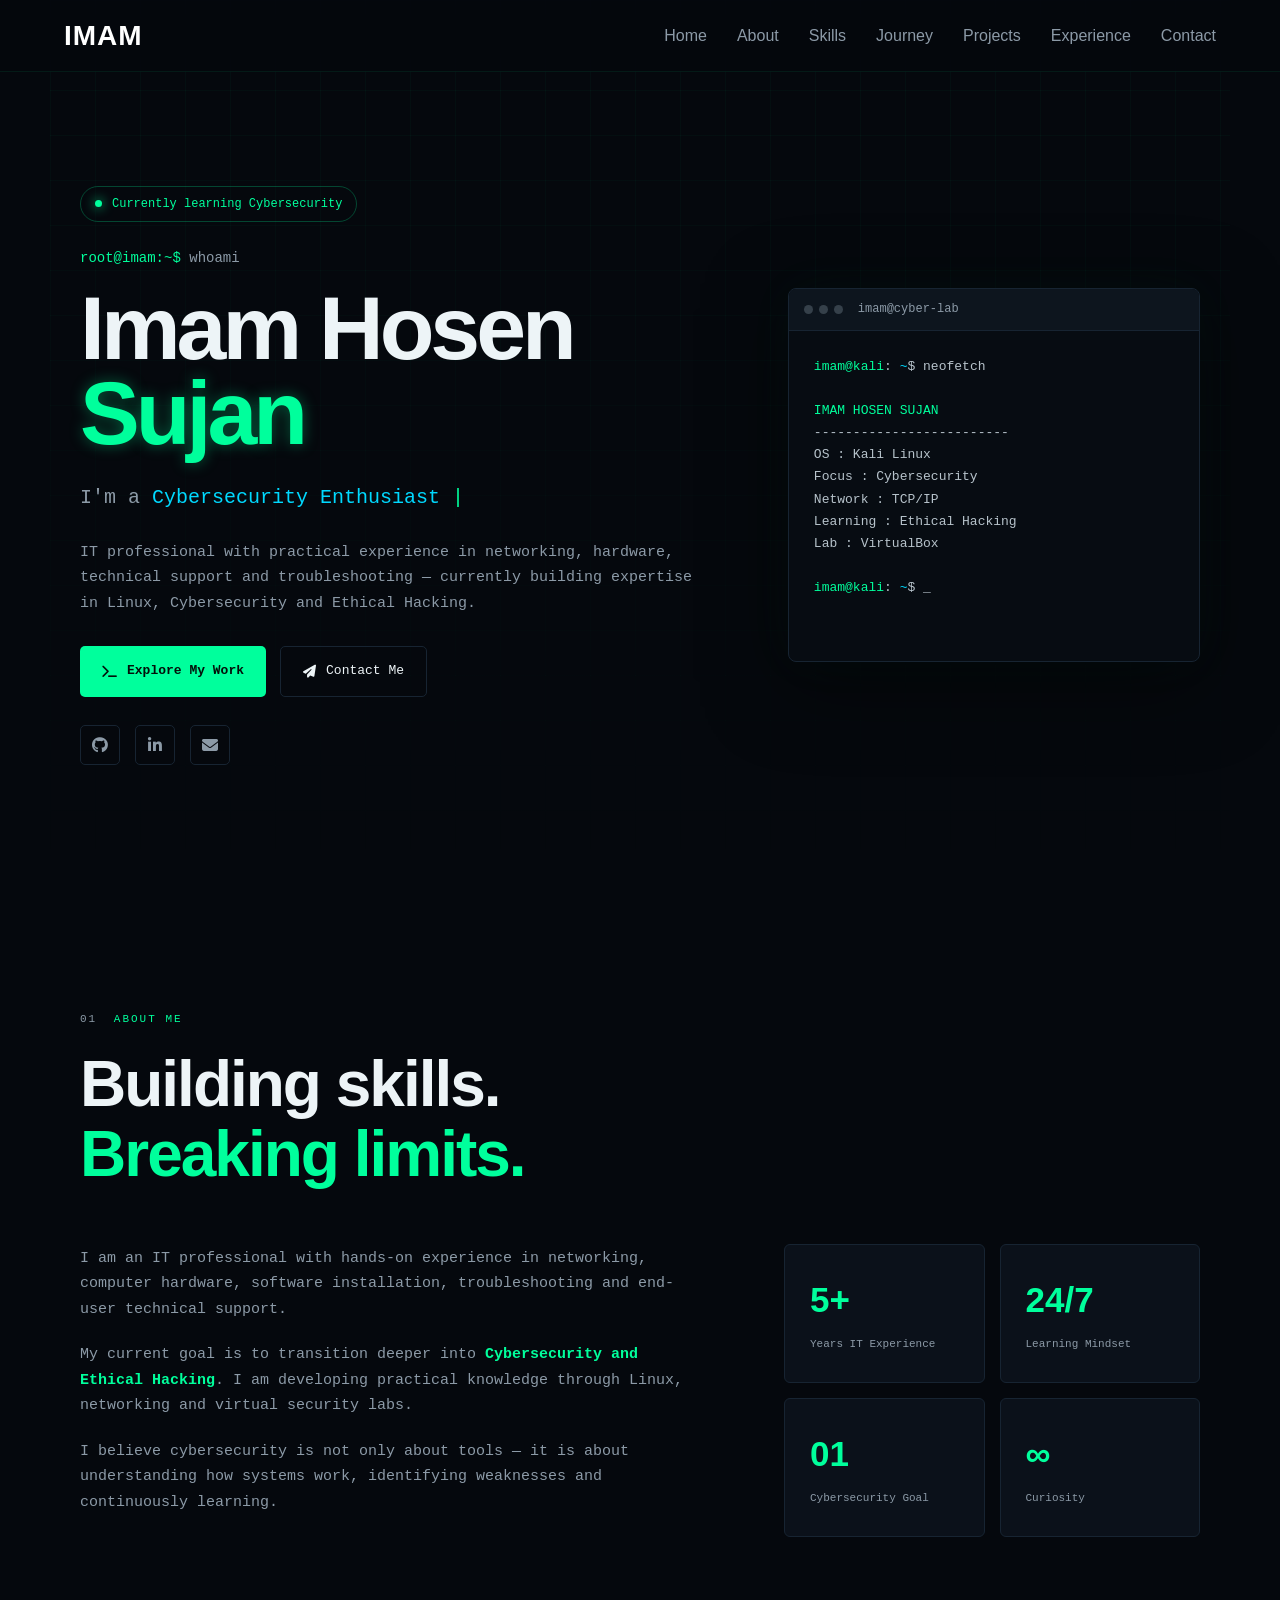
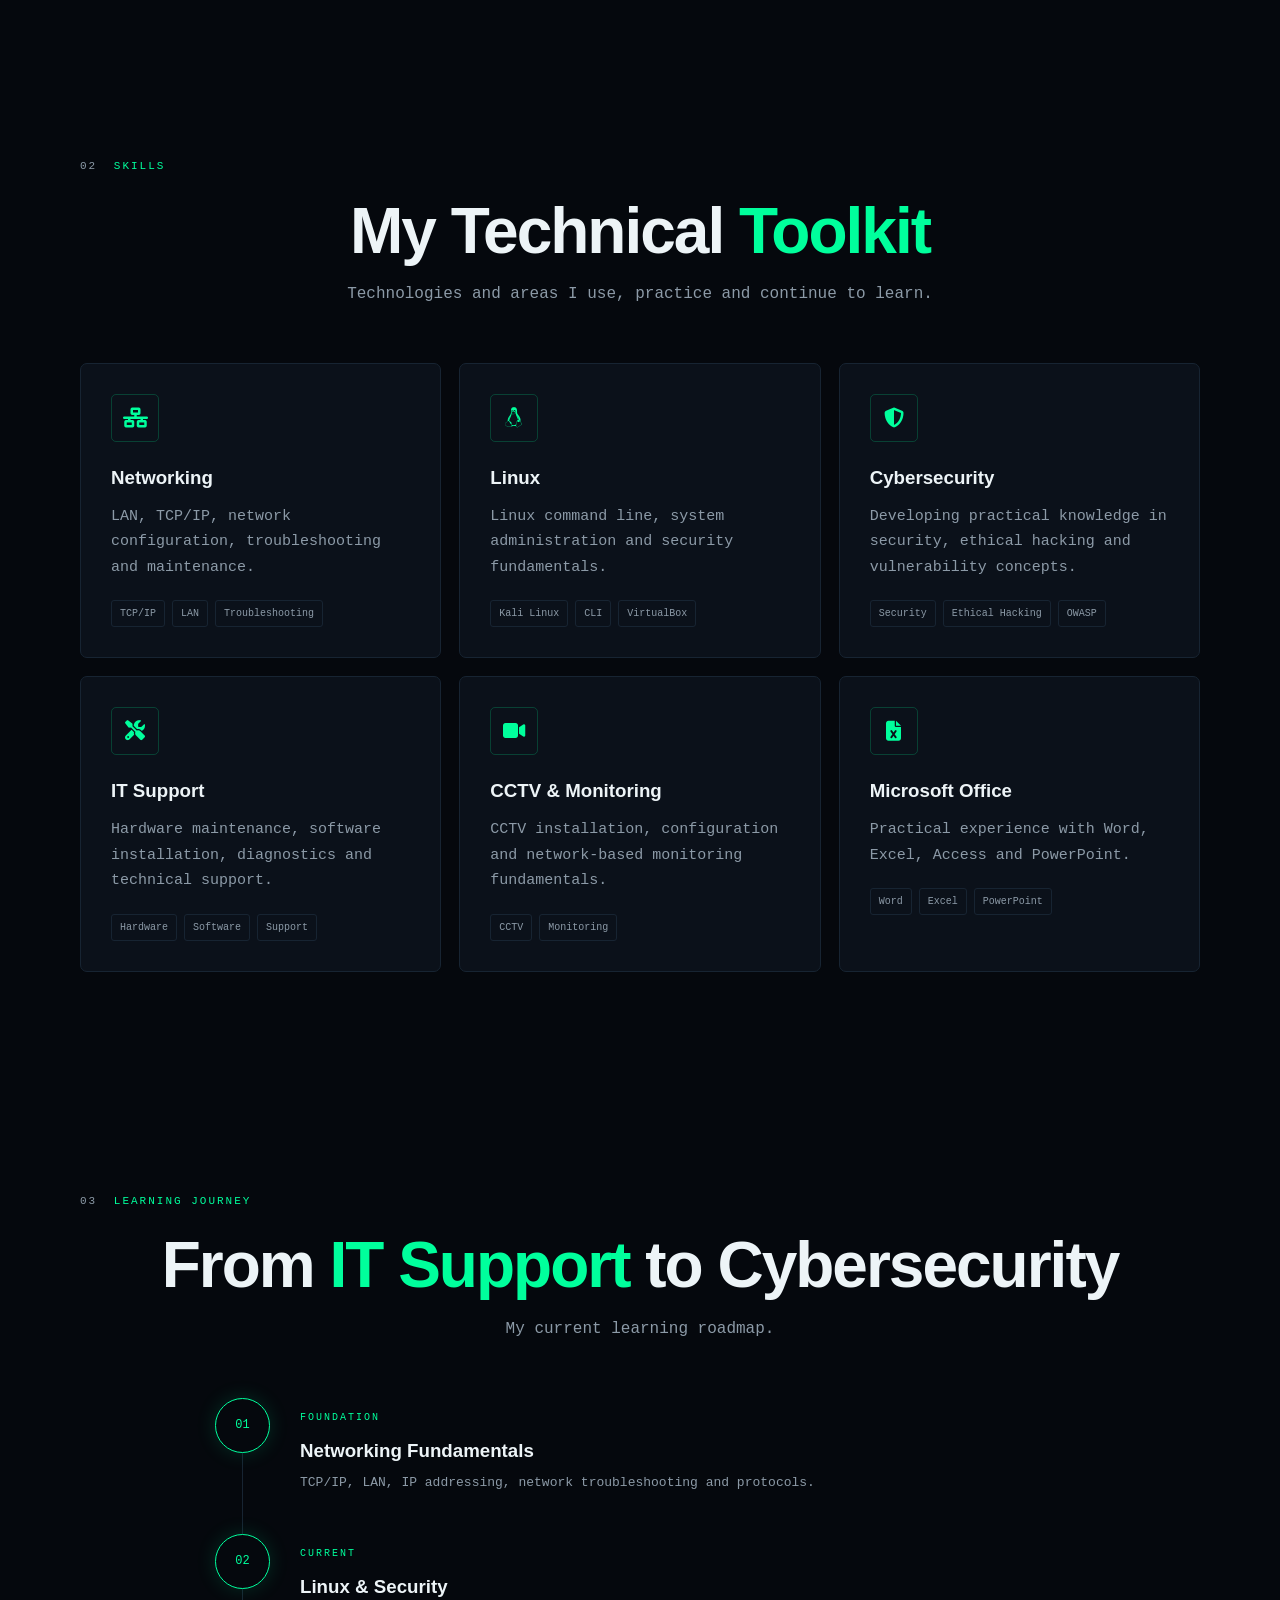
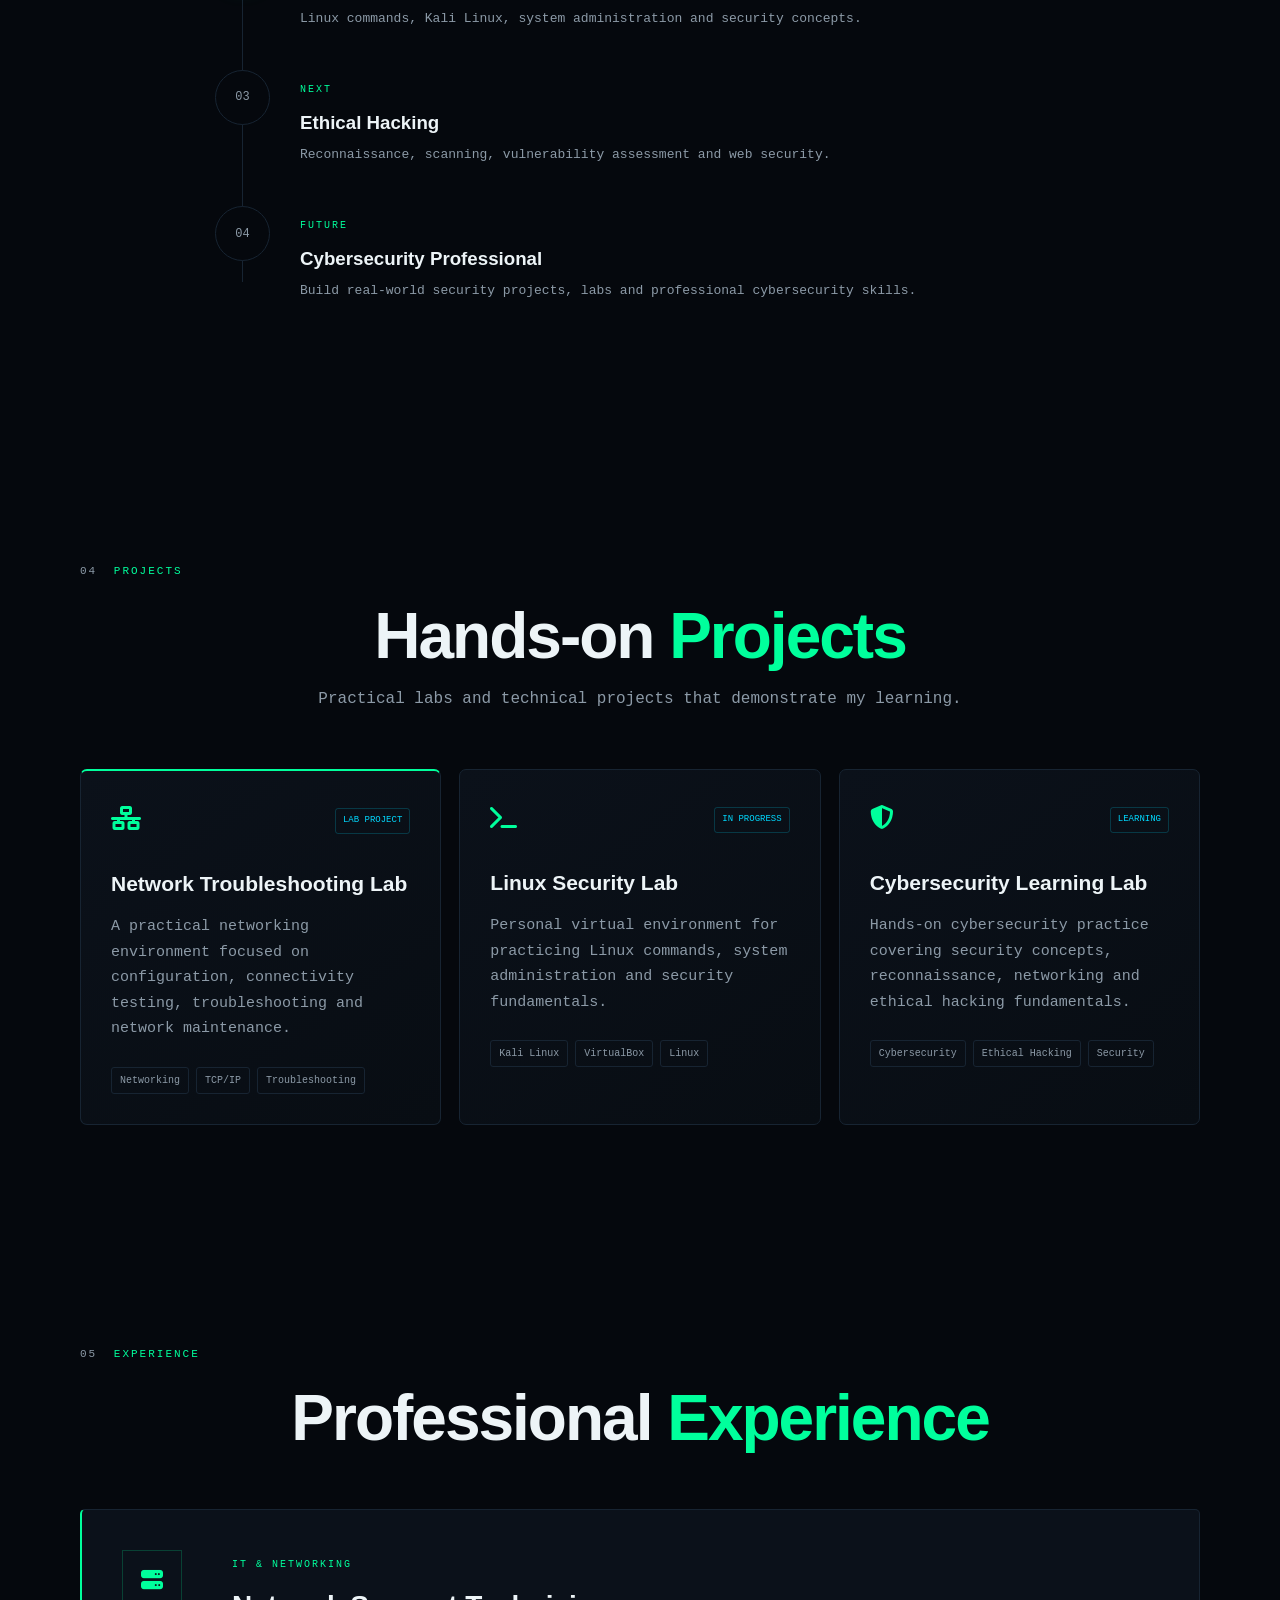
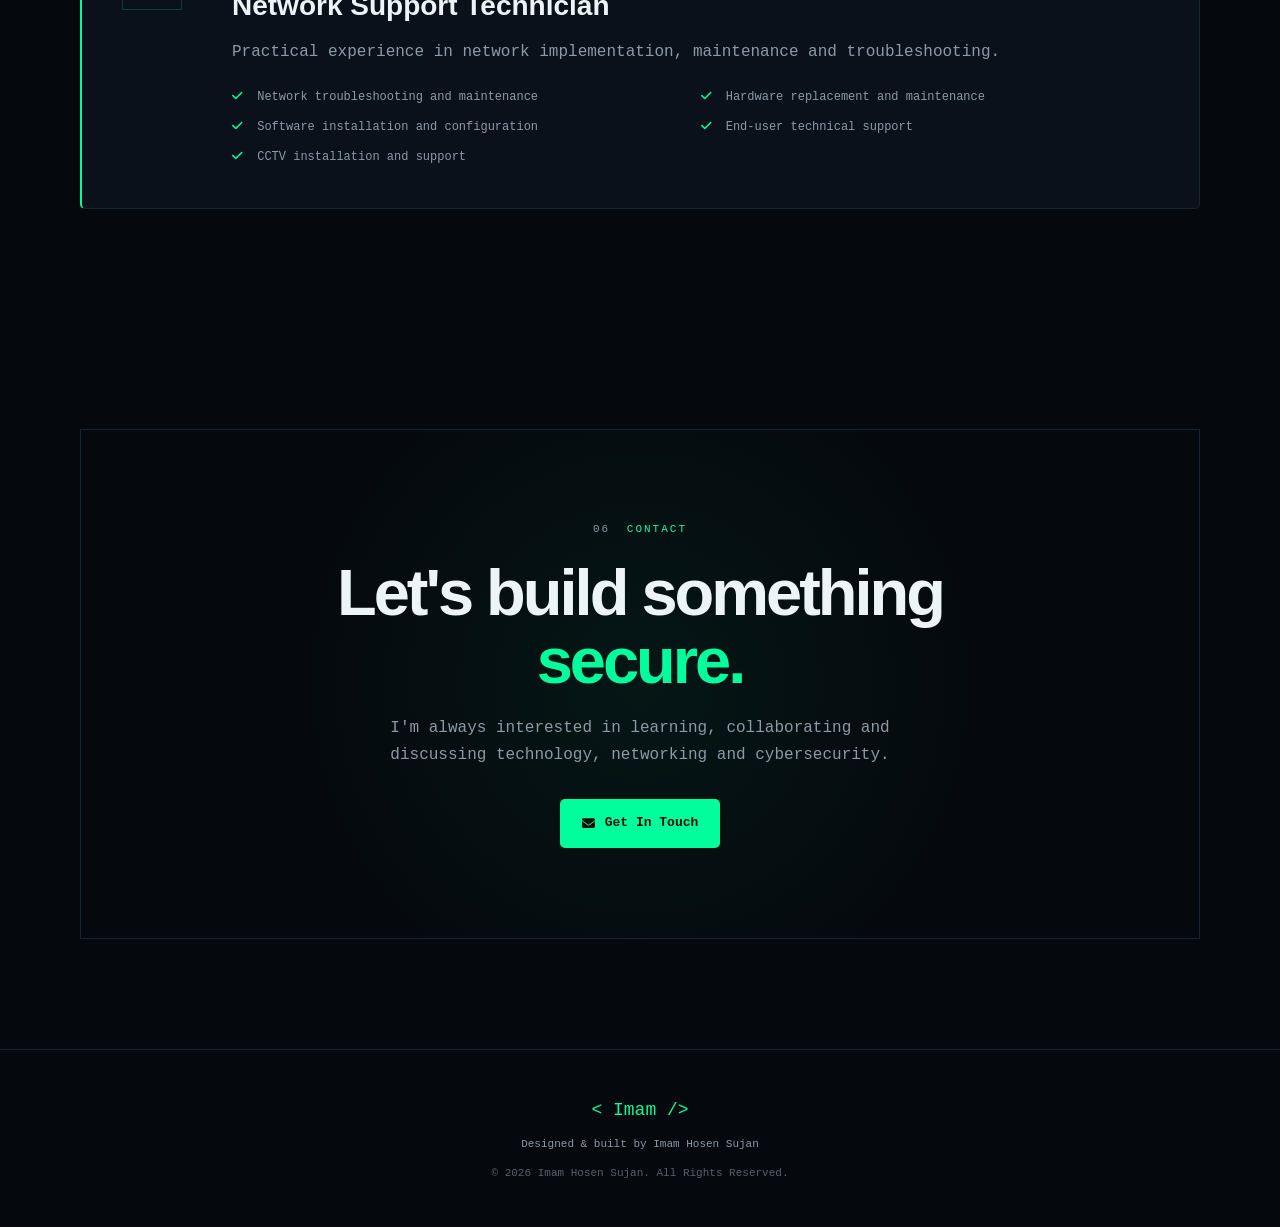
<file: index.html>
<!DOCTYPE html>
<html lang="en">
<head>
    <meta charset="UTF-8">
    <meta name="viewport" content="width=device-width, initial-scale=1.0">

    <title>Imam Hosen Sujan | Cybersecurity Portfolio</title>

    <meta name="description"
        content="Imam Hosen Sujan - Cybersecurity Enthusiast, Network Support Technician and IT Professional.">

    <link rel="stylesheet" href="style.css">

    <!-- Icons -->
    <link rel="stylesheet"
        href="https://cdnjs.cloudflare.com/ajax/libs/font-awesome/6.5.2/css/all.min.css">
</head>

<body>

<!-- ================= NAVBAR ================= -->

<header class="navbar">

    <a href="#home" class="logo">
        IMAM
    </a>

    <nav id="navMenu">
        <a href="#home">Home</a>
        <a href="#about">About</a>
        <a href="#skills">Skills</a>
        <a href="#journey">Journey</a>
        <a href="#projects">Projects</a>
        <a href="#experience">Experience</a>
        <a href="#contact">Contact</a>
    </nav>

    <button class="menu-btn" id="menuBtn">
        <i class="fas fa-bars"></i>
    </button>

</header>


<!-- ================= HERO ================= -->

<section class="hero" id="home">

    <div class="hero-grid"></div>

    <div class="hero-content">

        <div class="status">
            <span class="status-dot"></span>
            Currently learning Cybersecurity
        </div>

        <p class="terminal-line">
            <span>root@imam:~$</span> whoami
        </p>

        <h1>
            Imam Hosen<br>
            <span>Sujan</span>
        </h1>

        <div class="typing-wrapper">
            <span class="typing-prefix">I'm a </span>
            <span id="typing"></span>
            <span class="cursor">|</span>
        </div>

        <p class="hero-description">
            IT professional with practical experience in networking,
            hardware, technical support and troubleshooting —
            currently building expertise in Linux, Cybersecurity
            and Ethical Hacking.
        </p>

        <div class="hero-buttons">

            <a href="#projects" class="btn primary">
                <i class="fas fa-terminal"></i>
                Explore My Work
            </a>

            <a href="#contact" class="btn secondary">
                <i class="fas fa-paper-plane"></i>
                Contact Me
            </a>

        </div>

        <div class="social-links">

            <a href="#" aria-label="GitHub">
                <i class="fab fa-github"></i>
            </a>

            <a href="#" aria-label="LinkedIn">
                <i class="fab fa-linkedin-in"></i>
            </a>

            <a href="#" aria-label="Email">
                <i class="fas fa-envelope"></i>
            </a>

        </div>

    </div>

    <!-- Terminal Card -->

    <div class="terminal-card">

        <div class="terminal-header">
            <div class="terminal-dots">
                <span></span>
                <span></span>
                <span></span>
            </div>

            <span>imam@cyber-lab</span>
        </div>

        <div class="terminal-body">

            <p>
                <span class="green">imam@kali</span>:
                <span class="blue">~</span>$ neofetch
            </p>

            <br>

            <p class="terminal-green">IMAM HOSEN SUJAN</p>

            <p>-------------------------</p>

            <p>OS       : Kali Linux</p>
            <p>Focus    : Cybersecurity</p>
            <p>Network  : TCP/IP</p>
            <p>Learning : Ethical Hacking</p>
            <p>Lab      : VirtualBox</p>

            <br>

            <p>
                <span class="green">imam@kali</span>:
                <span class="blue">~</span>$ <span class="blink">_</span>
            </p>

        </div>

    </div>

</section>


<!-- ================= ABOUT ================= -->

<section class="section about" id="about">

    <div class="section-label">
        <span>01</span> ABOUT ME
    </div>
    <div class="section-title">
        <h2>Building skills.<br><span>Breaking limits.</span></h2>
    </div>

    <div class="about-grid">

        <div class="about-text">

            <p>
                I am an IT professional with hands-on experience in
                networking, computer hardware, software installation,
                troubleshooting and end-user technical support.
            </p>

            <p>
                My current goal is to transition deeper into
                <strong>Cybersecurity and Ethical Hacking</strong>.
                I am developing practical knowledge through Linux,
                networking and virtual security labs.
            </p>

            <p>
                I believe cybersecurity is not only about tools —
                it is about understanding how systems work,
                identifying weaknesses and continuously learning.
            </p>

        </div>

        <div class="about-stats">

            <div class="stat">
                <strong>5+</strong>
                <span>Years IT Experience</span>
            </div>

            <div class="stat">
                <strong>24/7</strong>
                <span>Learning Mindset</span>
            </div>

            <div class="stat">
                <strong>01</strong>
                <span>Cybersecurity Goal</span>
            </div>

            <div class="stat">
                <strong>∞</strong>
                <span>Curiosity</span>
            </div>

        </div>

    </div>

</section>


<!-- ================= SKILLS ================= -->

<section class="section skills-section" id="skills">

    <div class="section-label">
        <span>02</span> SKILLS
    </div>

    <div class="section-title center">
        <h2>My Technical <span>Toolkit</span></h2>
        <p>
            Technologies and areas I use, practice and continue to learn.
        </p>
    </div>

    <div class="skills-grid">

        <div class="skill-card">
            <div class="skill-icon">
                <i class="fas fa-network-wired"></i>
            </div>

            <h3>Networking</h3>

            <p>
                LAN, TCP/IP, network configuration,
                troubleshooting and maintenance.
            </p>

            <div class="tags">
                <span>TCP/IP</span>
                <span>LAN</span>
                <span>Troubleshooting</span>
            </div>
        </div>


        <div class="skill-card">
            <div class="skill-icon">
                <i class="fab fa-linux"></i>
            </div>

            <h3>Linux</h3>

            <p>
                Linux command line, system administration
                and security fundamentals.
            </p>

            <div class="tags">
                <span>Kali Linux</span>
                <span>CLI</span>
                <span>VirtualBox</span>
            </div>
        </div>


        <div class="skill-card">
            <div class="skill-icon">
                <i class="fas fa-shield-halved"></i>
            </div>

            <h3>Cybersecurity</h3>

            <p>
                Developing practical knowledge in security,
                ethical hacking and vulnerability concepts.
            </p>

            <div class="tags">
                <span>Security</span>
                <span>Ethical Hacking</span>
                <span>OWASP</span>
            </div>
        </div>


        <div class="skill-card">
            <div class="skill-icon">
                <i class="fas fa-screwdriver-wrench"></i>
            </div>

            <h3>IT Support</h3>

            <p>
                Hardware maintenance, software installation,
                diagnostics and technical support.
            </p>

            <div class="tags">
                <span>Hardware</span>
                <span>Software</span>
                <span>Support</span>
            </div>
        </div>


        <div class="skill-card">
            <div class="skill-icon">
                <i class="fas fa-video"></i>
            </div>
<h3>CCTV & Monitoring</h3>

            <p>
                CCTV installation, configuration and
                network-based monitoring fundamentals.
            </p>

            <div class="tags">
                <span>CCTV</span>
                <span>Monitoring</span>
            </div>
        </div>


        <div class="skill-card">
            <div class="skill-icon">
                <i class="fas fa-file-excel"></i>
            </div>

            <h3>Microsoft Office</h3>

            <p>
                Practical experience with Word, Excel,
                Access and PowerPoint.
            </p>

            <div class="tags">
                <span>Word</span>
                <span>Excel</span>
                <span>PowerPoint</span>
            </div>
        </div>

    </div>

</section>


<!-- ================= LEARNING JOURNEY ================= -->

<section class="section journey" id="journey">

    <div class="section-label">
        <span>03</span> LEARNING JOURNEY
    </div>

    <div class="section-title center">

        <h2>
            From <span>IT Support</span>
            to Cybersecurity
        </h2>

        <p>
            My current learning roadmap.
        </p>

    </div>


    <div class="roadmap">

        <div class="roadmap-item active">

            <div class="roadmap-number">01</div>

            <div class="roadmap-content">

                <span>FOUNDATION</span>

                <h3>Networking Fundamentals</h3>

                <p>
                    TCP/IP, LAN, IP addressing,
                    network troubleshooting and protocols.
                </p>

            </div>

        </div>


        <div class="roadmap-item active">

            <div class="roadmap-number">02</div>

            <div class="roadmap-content">

                <span>CURRENT</span>

                <h3>Linux & Security</h3>

                <p>
                    Linux commands, Kali Linux,
                    system administration and security concepts.
                </p>

            </div>

        </div>


        <div class="roadmap-item">

            <div class="roadmap-number">03</div>

            <div class="roadmap-content">

                <span>NEXT</span>

                <h3>Ethical Hacking</h3>

                <p>
                    Reconnaissance, scanning,
                    vulnerability assessment and web security.
                </p>

            </div>

        </div>


        <div class="roadmap-item">

            <div class="roadmap-number">04</div>

            <div class="roadmap-content">

                <span>FUTURE</span>

                <h3>Cybersecurity Professional</h3>

                <p>
                    Build real-world security projects,
                    labs and professional cybersecurity skills.
                </p>

            </div>

        </div>

    </div>

</section>


<!-- ================= PROJECTS ================= -->

<section class="section projects" id="projects">

    <div class="section-label">
        <span>04</span> PROJECTS
    </div>

    <div class="section-title center">

        <h2>Hands-on <span>Projects</span></h2>

        <p>
            Practical labs and technical projects
            that demonstrate my learning.
        </p>

    </div>


    <div class="projects-grid">

        <article class="project-card featured">

            <div class="project-top">

                <div class="project-icon">
                    <i class="fas fa-network-wired"></i>
                </div>

                <span class="project-status">
                    LAB PROJECT
                </span>

            </div>

            <h3>Network Troubleshooting Lab</h3>

            <p>
                A practical networking environment focused on
                configuration, connectivity testing,
                troubleshooting and network maintenance.
            </p>
<div class="project-tech">
                <span>Networking</span>
                <span>TCP/IP</span>
                <span>Troubleshooting</span>
            </div>

        </article>


        <article class="project-card">

            <div class="project-top">

                <div class="project-icon">
                    <i class="fas fa-terminal"></i>
                </div>

                <span class="project-status">
                    IN PROGRESS
                </span>

            </div>

            <h3>Linux Security Lab</h3>

            <p>
                Personal virtual environment for practicing
                Linux commands, system administration
                and security fundamentals.
            </p>

            <div class="project-tech">
                <span>Kali Linux</span>
                <span>VirtualBox</span>
                <span>Linux</span>
            </div>

        </article>


        <article class="project-card">

            <div class="project-top">

                <div class="project-icon">
                    <i class="fas fa-shield-halved"></i>
                </div>

                <span class="project-status">
                    LEARNING
                </span>

            </div>

            <h3>Cybersecurity Learning Lab</h3>

            <p>
                Hands-on cybersecurity practice covering
                security concepts, reconnaissance,
                networking and ethical hacking fundamentals.
            </p>

            <div class="project-tech">
                <span>Cybersecurity</span>
                <span>Ethical Hacking</span>
                <span>Security</span>
            </div>

        </article>

    </div>

</section>


<!-- ================= EXPERIENCE ================= -->

<section class="section experience" id="experience">

    <div class="section-label">
        <span>05</span> EXPERIENCE
    </div>

    <div class="section-title center">
        <h2>Professional <span>Experience</span></h2>
    </div>


    <div class="experience-card">

        <div class="experience-icon">
            <i class="fas fa-server"></i>
        </div>

        <div class="experience-content">

            <span>IT & NETWORKING</span>

            <h3>Network Support Technician</h3>

            <p>
                Practical experience in network implementation,
                maintenance and troubleshooting.
            </p>

            <ul>

                <li>
                    <i class="fas fa-check"></i>
                    Network troubleshooting and maintenance
                </li>

                <li>
                    <i class="fas fa-check"></i>
                    Hardware replacement and maintenance
                </li>

                <li>
                    <i class="fas fa-check"></i>
                    Software installation and configuration
                </li>

                <li>
                    <i class="fas fa-check"></i>
                    End-user technical support
                </li>

                <li>
                    <i class="fas fa-check"></i>
                    CCTV installation and support
                </li>

            </ul>

        </div>

    </div>

</section>


<!-- ================= CONTACT ================= -->

<section class="section contact" id="contact">

    <div class="contact-box">

        <div class="section-label">
            <span>06</span> CONTACT
        </div>

        <h2>
            Let's build something<br>
            <span>secure.</span>
        </h2>

        <p>
            I'm always interested in learning,
            collaborating and discussing technology,
            networking and cybersecurity.
        </p>

        <a href="mailto:your-email@example.com"
           class="btn primary contact-btn">

            <i class="fas fa-envelope"></i>
            Get In Touch

        </a>

    </div>

</section>


<!-- ================= FOOTER ================= -->

<footer>
<div class="footer-logo">
        &lt; Imam /&gt;
    </div>

    <p>
        Designed & built by Imam Hosen Sujan
    </p>

    <p class="copyright">
        © 2026 Imam Hosen Sujan. All Rights Reserved.
    </p>

</footer>


<!-- Back To Top -->

<button id="topBtn" class="top-btn">
    <i class="fas fa-arrow-up"></i>
</button>


<script src="script.js"></script>

</body>
</html>
</file>
<file: style.css>
/* =========================================================
   IMAM HOSEN SUJAN - CYBERSECURITY PORTFOLIO
   ========================================================= */

* {
    margin: 0;
    padding: 0;
    box-sizing: border-box;
}

:root {
    --bg: #05080d;
    --bg2: #080d14;
    --card: #0b111a;
    --border: #172432;

    --green: #00ff9c;
    --cyan: #00d9ff;

    --text: #edf4f7;
    --muted: #8c9aa7;

    --max: 1180px;
}

html {
    scroll-behavior: smooth;
}

body {
    font-family: "Courier New", monospace;
    background: var(--bg);
    color: var(--text);
    line-height: 1.7;
    overflow-x: hidden;
}

a {
    color: inherit;
    text-decoration: none;
}

button {
    font-family: inherit;
}


/* =========================================================
   NAVBAR
   ========================================================= */

.navbar {
    position: fixed;
    top: 0;
    left: 0;
    width: 100%;
    height: 72px;

    display: flex;
    align-items: center;
    justify-content: space-between;

    padding: 0 5%;

    background: rgba(5, 8, 13, 0.85);
    backdrop-filter: blur(15px);

    border-bottom: 1px solid rgba(0, 255, 156, 0.08);

    z-index: 1000;
}

.logo {
    font-size: 28px;
    font-weight: bold;
    color: white;
    font-family: Arial, sans-serif;
    letter-spacing: 1px
}

.logo span {
    color: var(--green);
}

.navbar nav {
    display: flex;
    gap: 30px;
}

.navbar nav a {
    font-size: 16px;
    color: var(--muted);
    transition: 0.3s;
    font-family: Arial, sans-serif;
}

.navbar nav a:hover {
    color: var(--green);
}

.menu-btn {
    display: none;

    background: transparent;
    border: none;

    color: var(--green);
    font-size: 24px;
}


/* =========================================================
   HERO
   ========================================================= */

.hero {
    min-height: 100vh;

    display: flex;
    align-items: center;
    justify-content: space-between;

    gap: 70px;

    max-width: var(--max);
    margin: auto;

    padding: 130px 30px 80px;

    position: relative;
}

.hero-grid {
    position: absolute;
    inset: 0;

    background-image:
        linear-gradient(rgba(0,255,156,0.035) 1px, transparent 1px),
        linear-gradient(90deg, rgba(0,255,156,0.035) 1px, transparent 1px);

    background-size: 45px 45px;

    mask-image: linear-gradient(
        to bottom,
        black,
        transparent
    );

    pointer-events: none;
}

.hero-content {
    position: relative;
    z-index: 2;

    max-width: 650px;
}

.status {
    display: inline-flex;
    align-items: center;

    gap: 10px;

    padding: 7px 14px;

    border: 1px solid rgba(0,255,156,0.25);
    border-radius: 30px;

    color: var(--green);
    font-size: 12px;

    margin-bottom: 25px;
}

.status-dot {
    width: 7px;
    height: 7px;

    background: var(--green);
    border-radius: 50%;

    box-shadow: 0 0 12px var(--green);
}

.terminal-line {
    font-size: 14px;
    color: var(--muted);
    margin-bottom: 15px;
}

.terminal-line span {
    color: var(--green);
}

.hero h1 {
    font-family: Arial, sans-serif;

    font-size: clamp(50px, 7vw, 90px);
    line-height: 0.95;

    letter-spacing: -4px;

    margin-bottom: 25px;
}

.hero h1 span {
    color: var(--green);

    text-shadow:
        0 0 15px rgba(0,255,156,0.35);
}

.typing-wrapper {
    font-size: 20px;
    color: var(--muted);

    margin-bottom: 25px;
}

#typing {
    color: var(--cyan);
}

.cursor {
    color: var(--green);
    animation: blink 0.8s infinite;
}

.hero-description {
    max-width: 650px;

    color: var(--muted);

    font-size: 15px;

    margin-bottom: 30px;
}

.hero-buttons {
    display: flex;
    gap: 14px;

    flex-wrap: wrap;
}

.btn {
    display: inline-flex;
    align-items: center;
    gap: 10px;

    padding: 13px 22px;

    border-radius: 5px;

    font-size: 13px;

    transition: 0.3s;
}

.btn.primary {
    background: var(--green);
    color: #03100a;

    font-weight: bold;
}

.btn.primary:hover {
    transform: translateY(-3px);

    box-shadow:
        0 0 25px rgba(0,255,156,0.3);
}
.btn.secondary {
    border: 1px solid var(--border);
    color: var(--text);
}

.btn.secondary:hover {
    border-color: var(--green);
    color: var(--green);
}

.social-links {
    display: flex;
    gap: 15px;
    margin-top: 28px;
}

.social-links a {
    width: 40px;
    height: 40px;

    display: grid;
    place-items: center;

    border: 1px solid var(--border);

    border-radius: 5px;

    color: var(--muted);

    transition: 0.3s;
}

.social-links a:hover {
    color: var(--green);
    border-color: var(--green);
    transform: translateY(-3px);
}


/* =========================================================
   TERMINAL CARD
   ========================================================= */

.terminal-card {
    width: 420px;

    background: #070c12;

    border: 1px solid var(--border);

    border-radius: 8px;

    box-shadow:
        0 20px 80px rgba(0,0,0,0.5),
        0 0 50px rgba(0,255,156,0.04);

    overflow: hidden;

    position: relative;
    z-index: 2;
}

.terminal-header {
    height: 42px;

    display: flex;
    align-items: center;
    gap: 15px;

    padding: 0 15px;

    background: #0d151e;

    border-bottom: 1px solid var(--border);

    color: var(--muted);

    font-size: 12px;
}

.terminal-dots {
    display: flex;
    gap: 6px;
}

.terminal-dots span {
    width: 9px;
    height: 9px;

    border-radius: 50%;

    background: #35404a;
}

.terminal-body {
    padding: 25px;

    min-height: 330px;

    font-size: 13px;

    color: #b7c3cb;
}

.terminal-green,
.green {
    color: var(--green);
}

.blue {
    color: var(--cyan);
}

.blink {
    animation: blink 1s infinite;
}


/* =========================================================
   SECTIONS
   ========================================================= */

.section {
    max-width: var(--max);

    margin: auto;

    padding: 110px 30px;
}

.section-label {
    color: var(--green);

    font-size: 11px;
    letter-spacing: 2px;

    margin-bottom: 20px;
}

.section-label span {
    color: var(--muted);
    margin-right: 8px;
}

.section-title {
    margin-bottom: 55px;
}

.section-title h2 {
    font-family: Arial, sans-serif;

    font-size: clamp(42px, 5vw, 64px);

    line-height: 1.1;

    letter-spacing: -2px;
}

.section-title h2 span {
    color: var(--green);
}

.section-title p {
    color: var(--muted);

    margin-top: 15px;

    max-width: 650px;
}

.center {
    text-align: center;
}

.center p {
    margin-left: auto;
    margin-right: auto;
}


/* =========================================================
   ABOUT
   ========================================================= */

.about-grid {
    display: grid;

    grid-template-columns: 1.5fr 1fr;

    gap: 80px;

    align-items: center;
}

.about-text p {
    color: var(--muted);

    margin-bottom: 20px;

    font-size: 15px;
}

.about-text strong {
    color: var(--green);
}

.about-stats {
    display: grid;

    grid-template-columns: 1fr 1fr;

    gap: 15px;
}

.stat {
    padding: 25px;

    background: var(--card);

    border: 1px solid var(--border);

    border-radius: 6px;

    transition: 0.3s;
}

.stat:hover {
    border-color: var(--green);
    transform: translateY(-4px);
}

.stat strong {
    display: block;

    font-family: Arial, sans-serif;

    font-size: 35px;

    color: var(--green);
}

.stat span {
    color: var(--muted);

    font-size: 11px;
}


/* =========================================================
   SKILLS
   ========================================================= */

.skills-grid {
    display: grid;

    grid-template-columns:
        repeat(3, 1fr);

    gap: 18px;
}

.skill-card {
    padding: 30px;

    background: var(--card);

    border: 1px solid var(--border);

    border-radius: 7px;

    transition: 0.35s;
}

.skill-card:hover {
    transform: translateY(-7px);

    border-color: rgba(0,255,156,0.5);

    box-shadow:
        0 15px 40px rgba(0,0,0,0.3);
}

.skill-icon {
    width: 48px;
    height: 48px;

    display: grid;
    place-items: center;

    color: var(--green);
border: 1px solid rgba(0,255,156,0.2);

    border-radius: 5px;

    margin-bottom: 20px;

    font-size: 20px;
}

.skill-card h3 {
    font-family: Arial, sans-serif;

    margin-bottom: 10px;
}

.skill-card p {
    color: var(--muted);

    font-size: 15px;

    margin-bottom: 20px;
}

.tags {
    display: flex;
    flex-wrap: wrap;
    gap: 7px;
}

.tags span,
.project-tech span {
    font-size: 10px;

    padding: 4px 8px;

    border: 1px solid var(--border);

    color: var(--muted);

    border-radius: 3px;
}


/* =========================================================
   ROADMAP
   ========================================================= */

.roadmap {
    position: relative;

    max-width: 850px;

    margin: auto;
}

.roadmap::before {
    content: "";

    position: absolute;

    left: 27px;
    top: 25px;
    bottom: 25px;

    width: 1px;

    background: var(--border);
}

.roadmap-item {
    display: flex;

    gap: 30px;

    margin-bottom: 35px;

    position: relative;
}

.roadmap-number {
    width: 55px;
    height: 55px;

    flex-shrink: 0;

    display: grid;
    place-items: center;

    border-radius: 50%;

    background: var(--bg);

    border: 1px solid var(--border);

    color: var(--muted);

    font-size: 12px;

    z-index: 2;
}

.roadmap-item.active .roadmap-number {
    color: var(--green);

    border-color: var(--green);

    box-shadow:
        0 0 20px rgba(0,255,156,0.15);
}

.roadmap-content {
    padding: 5px 0;
}

.roadmap-content span {
    color: var(--green);

    font-size: 10px;

    letter-spacing: 2px;
}

.roadmap-content h3 {
    font-family: Arial, sans-serif;

    margin: 5px 0;
}

.roadmap-content p {
    color: var(--muted);

    font-size: 13px;
}


/* =========================================================
   PROJECTS
   ========================================================= */

.projects-grid {
    display: grid;

    grid-template-columns:
        repeat(3, 1fr);

    gap: 18px;
}

.project-card {
    padding: 30px;

    background:
        linear-gradient(
            145deg,
            #0b111a,
            #080d13
        );

    border: 1px solid var(--border);

    border-radius: 7px;

    transition: 0.35s;
}

.project-card:hover {
    transform: translateY(-7px);

    border-color: var(--green);
}

.project-card.featured {
    border-top: 2px solid var(--green);
}

.project-top {
    display: flex;

    justify-content: space-between;
    align-items: center;

    margin-bottom: 25px;
}

.project-icon {
    color: var(--green);

    font-size: 24px;
}

.project-status {
    font-size: 9px;

    color: var(--cyan);

    border: 1px solid rgba(0,217,255,0.2);

    padding: 4px 7px;

    border-radius: 3px;
}

.project-card h3 {
    font-family: Arial, sans-serif;

    font-size: 21px;

    margin-bottom: 12px;
}

.project-card p {
    color: var(--muted);

    font-size: 15px;

    margin-bottom: 25px;
}

.project-tech {
    display: flex;
    flex-wrap: wrap;
    gap: 7px;
}


/* =========================================================
   EXPERIENCE
   ========================================================= */

.experience-card {
    display: grid;

    grid-template-columns: 80px 1fr;

    gap: 30px;

    padding: 40px;

    background: var(--card);

    border: 1px solid var(--border);

    border-left: 2px solid var(--green);

    border-radius: 5px;
}

.experience-icon {
    width: 60px;
    height: 60px;

    display: grid;
    place-items: center;

    color: var(--green);

    border: 1px solid rgba(0,255,156,0.2);

    font-size: 22px;
}

.experience-content > span {
    color: var(--green);

    font-size: 10px;

    letter-spacing: 2px;
}

.experience-content h3 {
    font-family: Arial, sans-serif;

    font-size: 28px;

    margin: 5px 0 10px;
}

.experience-content p {
    color: var(--muted);

    margin-bottom: 20px;
}

.experience-content ul {
    list-style: none;

    display: grid;

    grid-template-columns: 1fr 1fr;

    gap: 10px;
}

.experience-content li {
    color: var(--muted);

    font-size: 12px;
}
.experience-content li i {
    color: var(--green);

    margin-right: 7px;
}


/* =========================================================
   CONTACT
   ========================================================= */

.contact-box {
    text-align: center;

    padding: 90px 30px;

    border: 1px solid var(--border);

    background:
        radial-gradient(
            circle at center,
            rgba(0,255,156,0.06),
            transparent 60%
        );
}

.contact-box h2 {
    font-family: Arial, sans-serif;

    font-size: clamp(40px, 6vw, 65px);

    line-height: 1.05;

    letter-spacing: -3px;

    margin-bottom: 20px;
}

.contact-box h2 span {
    color: var(--green);
}

.contact-box p {
    color: var(--muted);

    max-width: 600px;

    margin: 0 auto 30px;
}

.contact-btn {
    display: inline-flex;
}


/* =========================================================
   FOOTER
   ========================================================= */

footer {
    text-align: center;

    padding: 45px 20px;

    border-top: 1px solid var(--border);

    color: var(--muted);

    font-size: 11px;
}

.footer-logo {
    color: var(--green);

    font-size: 18px;

    margin-bottom: 10px;
}

.copyright {
    margin-top: 10px;

    opacity: 0.6;
}


/* =========================================================
   BACK TO TOP
   ========================================================= */

.top-btn {
    position: fixed;

    right: 25px;
    bottom: 25px;

    width: 42px;
    height: 42px;

    display: none;

    place-items: center;

    border: 1px solid var(--green);

    background: var(--bg);

    color: var(--green);

    cursor: pointer;

    border-radius: 5px;

    z-index: 100;
}

.top-btn.show {
    display: grid;
}


/* =========================================================
   ANIMATIONS
   ========================================================= */

@keyframes blink {

    0%, 45% {
        opacity: 1;
    }

    46%, 100% {
        opacity: 0;
    }
}


/* =========================================================
   RESPONSIVE
   ========================================================= */

@media (max-width: 950px) {

    .hero {
        flex-direction: column;

        align-items: flex-start;

        padding-top: 120px;
    }

    .terminal-card {
        width: 100%;
        max-width: 600px;
    }

    .skills-grid,
    .projects-grid {
        grid-template-columns: 1fr 1fr;
    }

}


@media (max-width: 700px) {

    .navbar nav {
        position: absolute;

        top: 72px;
        left: 0;

        width: 100%;

        display: none;

        flex-direction: column;

        gap: 0;

        background: #070c12;

        border-bottom: 1px solid var(--border);
    }

    .navbar nav.active {
        display: flex;
    }

    .navbar nav a {
        padding: 15px 25px;

        border-bottom: 1px solid var(--border);
    }

    .menu-btn {
        display: block;
    }

    .hero {
        padding-left: 20px;
        padding-right: 20px;
    }

    .hero h1 {
        font-size: 52px;
        letter-spacing: -3px;
    }

    .terminal-card {
        display: none;
    }

    .section {
        padding: 80px 20px;
    }

    .about-grid {
        grid-template-columns: 1fr;
        gap: 40px;
    }

    .skills-grid,
    .projects-grid {
        grid-template-columns: 1fr;
    }

    .experience-card {
        grid-template-columns: 1fr;

        padding: 25px;
    }

    .experience-content ul {
        grid-template-columns: 1fr;
    }

    .contact-box {
        padding: 65px 20px;
    }

}
</file>
